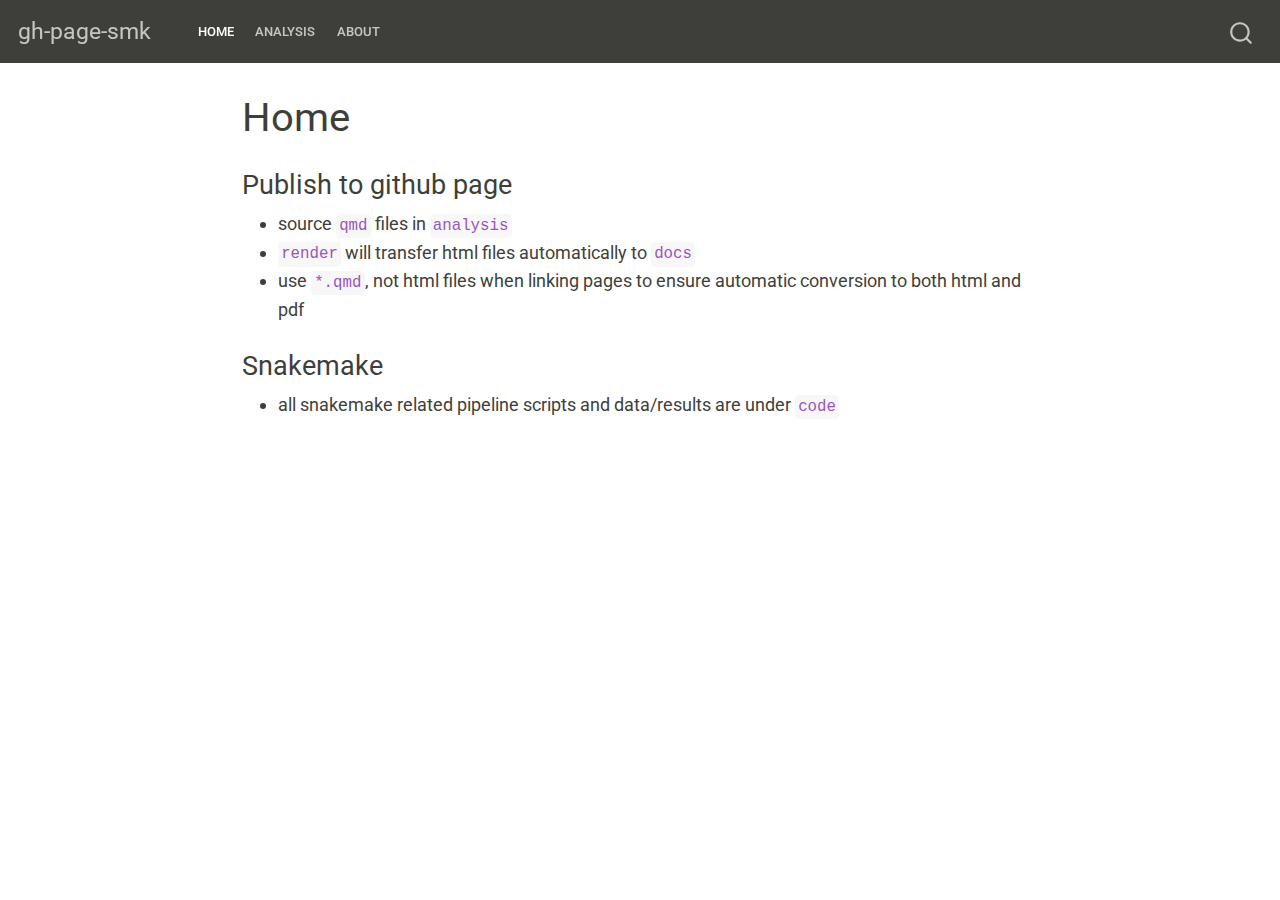
<file: docs/index.html>
<!DOCTYPE html>
<html xmlns="http://www.w3.org/1999/xhtml" lang="en" xml:lang="en"><head>

<meta charset="utf-8">
<meta name="generator" content="quarto-1.1.149">

<meta name="viewport" content="width=device-width, initial-scale=1.0, user-scalable=yes">


<title>gh-page-smk - Home</title>
<style>
code{white-space: pre-wrap;}
span.smallcaps{font-variant: small-caps;}
div.columns{display: flex; gap: min(4vw, 1.5em);}
div.column{flex: auto; overflow-x: auto;}
div.hanging-indent{margin-left: 1.5em; text-indent: -1.5em;}
ul.task-list{list-style: none;}
ul.task-list li input[type="checkbox"] {
  width: 0.8em;
  margin: 0 0.8em 0.2em -1.6em;
  vertical-align: middle;
}
</style>


<script src="site_libs/quarto-nav/quarto-nav.js"></script>
<script src="site_libs/quarto-nav/headroom.min.js"></script>
<script src="site_libs/clipboard/clipboard.min.js"></script>
<script src="site_libs/quarto-search/autocomplete.umd.js"></script>
<script src="site_libs/quarto-search/fuse.min.js"></script>
<script src="site_libs/quarto-search/quarto-search.js"></script>
<meta name="quarto:offset" content="./">
<script src="site_libs/quarto-html/quarto.js"></script>
<script src="site_libs/quarto-html/popper.min.js"></script>
<script src="site_libs/quarto-html/tippy.umd.min.js"></script>
<script src="site_libs/quarto-html/anchor.min.js"></script>
<link href="site_libs/quarto-html/tippy.css" rel="stylesheet">
<link href="site_libs/quarto-html/quarto-syntax-highlighting.css" rel="stylesheet" id="quarto-text-highlighting-styles">
<script src="site_libs/bootstrap/bootstrap.min.js"></script>
<link href="site_libs/bootstrap/bootstrap-icons.css" rel="stylesheet">
<link href="site_libs/bootstrap/bootstrap.min.css" rel="stylesheet" id="quarto-bootstrap" data-mode="light">
<script id="quarto-search-options" type="application/json">{
  "location": "navbar",
  "copy-button": false,
  "collapse-after": 3,
  "panel-placement": "end",
  "type": "overlay",
  "limit": 20,
  "language": {
    "search-no-results-text": "No results",
    "search-matching-documents-text": "matching documents",
    "search-copy-link-title": "Copy link to search",
    "search-hide-matches-text": "Hide additional matches",
    "search-more-match-text": "more match in this document",
    "search-more-matches-text": "more matches in this document",
    "search-clear-button-title": "Clear",
    "search-detached-cancel-button-title": "Cancel",
    "search-submit-button-title": "Submit"
  }
}</script>


<link rel="stylesheet" href="styles.css">
</head>

<body class="nav-fixed fullcontent">

<div id="quarto-search-results"></div>
  <header id="quarto-header" class="headroom fixed-top">
    <nav class="navbar navbar-expand-lg navbar-dark ">
      <div class="navbar-container container-fluid">
      <div class="navbar-brand-container">
    <a class="navbar-brand" href="./index.html">
    <span class="navbar-title">gh-page-smk</span>
    </a>
  </div>
          <button class="navbar-toggler" type="button" data-bs-toggle="collapse" data-bs-target="#navbarCollapse" aria-controls="navbarCollapse" aria-expanded="false" aria-label="Toggle navigation" onclick="if (window.quartoToggleHeadroom) { window.quartoToggleHeadroom(); }">
  <span class="navbar-toggler-icon"></span>
</button>
          <div class="collapse navbar-collapse" id="navbarCollapse">
            <ul class="navbar-nav navbar-nav-scroll me-auto">
  <li class="nav-item">
    <a class="nav-link active" href="./index.html" aria-current="page">Home</a>
  </li>  
  <li class="nav-item">
    <a class="nav-link" href="./analysis/index.html">Analysis</a>
  </li>  
  <li class="nav-item">
    <a class="nav-link" href="./about.html">About</a>
  </li>  
</ul>
              <div id="quarto-search" class="" title="Search"></div>
          </div> <!-- /navcollapse -->
      </div> <!-- /container-fluid -->
    </nav>
</header>
<!-- content -->
<div id="quarto-content" class="quarto-container page-columns page-rows-contents page-layout-article page-navbar">
<!-- sidebar -->
<!-- margin-sidebar -->
    
<!-- main -->
<main class="content" id="quarto-document-content">

<header id="title-block-header" class="quarto-title-block default">
<div class="quarto-title">
<h1 class="title">Home</h1>
</div>



<div class="quarto-title-meta">

    
    
  </div>
  

</header>

<section id="publish-to-github-page" class="level3">
<h3 class="anchored" data-anchor-id="publish-to-github-page">Publish to github page</h3>
<ul>
<li>source <code>qmd</code> files in <code>analysis</code></li>
<li><code>render</code> will transfer html files automatically to <code>docs</code></li>
<li>use <code>*.qmd</code>, not html files when linking pages to ensure automatic conversion to both html and pdf</li>
</ul>
</section>
<section id="snakemake" class="level3">
<h3 class="anchored" data-anchor-id="snakemake">Snakemake</h3>
<ul>
<li>all snakemake related pipeline scripts and data/results are under <code>code</code></li>
</ul>


</section>

</main> <!-- /main -->
<script id="quarto-html-after-body" type="application/javascript">
window.document.addEventListener("DOMContentLoaded", function (event) {
  const toggleBodyColorMode = (bsSheetEl) => {
    const mode = bsSheetEl.getAttribute("data-mode");
    const bodyEl = window.document.querySelector("body");
    if (mode === "dark") {
      bodyEl.classList.add("quarto-dark");
      bodyEl.classList.remove("quarto-light");
    } else {
      bodyEl.classList.add("quarto-light");
      bodyEl.classList.remove("quarto-dark");
    }
  }
  const toggleBodyColorPrimary = () => {
    const bsSheetEl = window.document.querySelector("link#quarto-bootstrap");
    if (bsSheetEl) {
      toggleBodyColorMode(bsSheetEl);
    }
  }
  toggleBodyColorPrimary();  
  const icon = "";
  const anchorJS = new window.AnchorJS();
  anchorJS.options = {
    placement: 'right',
    icon: icon
  };
  anchorJS.add('.anchored');
  const clipboard = new window.ClipboardJS('.code-copy-button', {
    target: function(trigger) {
      return trigger.previousElementSibling;
    }
  });
  clipboard.on('success', function(e) {
    // button target
    const button = e.trigger;
    // don't keep focus
    button.blur();
    // flash "checked"
    button.classList.add('code-copy-button-checked');
    var currentTitle = button.getAttribute("title");
    button.setAttribute("title", "Copied!");
    setTimeout(function() {
      button.setAttribute("title", currentTitle);
      button.classList.remove('code-copy-button-checked');
    }, 1000);
    // clear code selection
    e.clearSelection();
  });
  function tippyHover(el, contentFn) {
    const config = {
      allowHTML: true,
      content: contentFn,
      maxWidth: 500,
      delay: 100,
      arrow: false,
      appendTo: function(el) {
          return el.parentElement;
      },
      interactive: true,
      interactiveBorder: 10,
      theme: 'quarto',
      placement: 'bottom-start'
    };
    window.tippy(el, config); 
  }
  const noterefs = window.document.querySelectorAll('a[role="doc-noteref"]');
  for (var i=0; i<noterefs.length; i++) {
    const ref = noterefs[i];
    tippyHover(ref, function() {
      // use id or data attribute instead here
      let href = ref.getAttribute('data-footnote-href') || ref.getAttribute('href');
      try { href = new URL(href).hash; } catch {}
      const id = href.replace(/^#\/?/, "");
      const note = window.document.getElementById(id);
      return note.innerHTML;
    });
  }
  var bibliorefs = window.document.querySelectorAll('a[role="doc-biblioref"]');
  for (var i=0; i<bibliorefs.length; i++) {
    const ref = bibliorefs[i];
    const cites = ref.parentNode.getAttribute('data-cites').split(' ');
    tippyHover(ref, function() {
      var popup = window.document.createElement('div');
      cites.forEach(function(cite) {
        var citeDiv = window.document.createElement('div');
        citeDiv.classList.add('hanging-indent');
        citeDiv.classList.add('csl-entry');
        var biblioDiv = window.document.getElementById('ref-' + cite);
        if (biblioDiv) {
          citeDiv.innerHTML = biblioDiv.innerHTML;
        }
        popup.appendChild(citeDiv);
      });
      return popup.innerHTML;
    });
  }
});
</script>
</div> <!-- /content -->



</body></html>
</file>
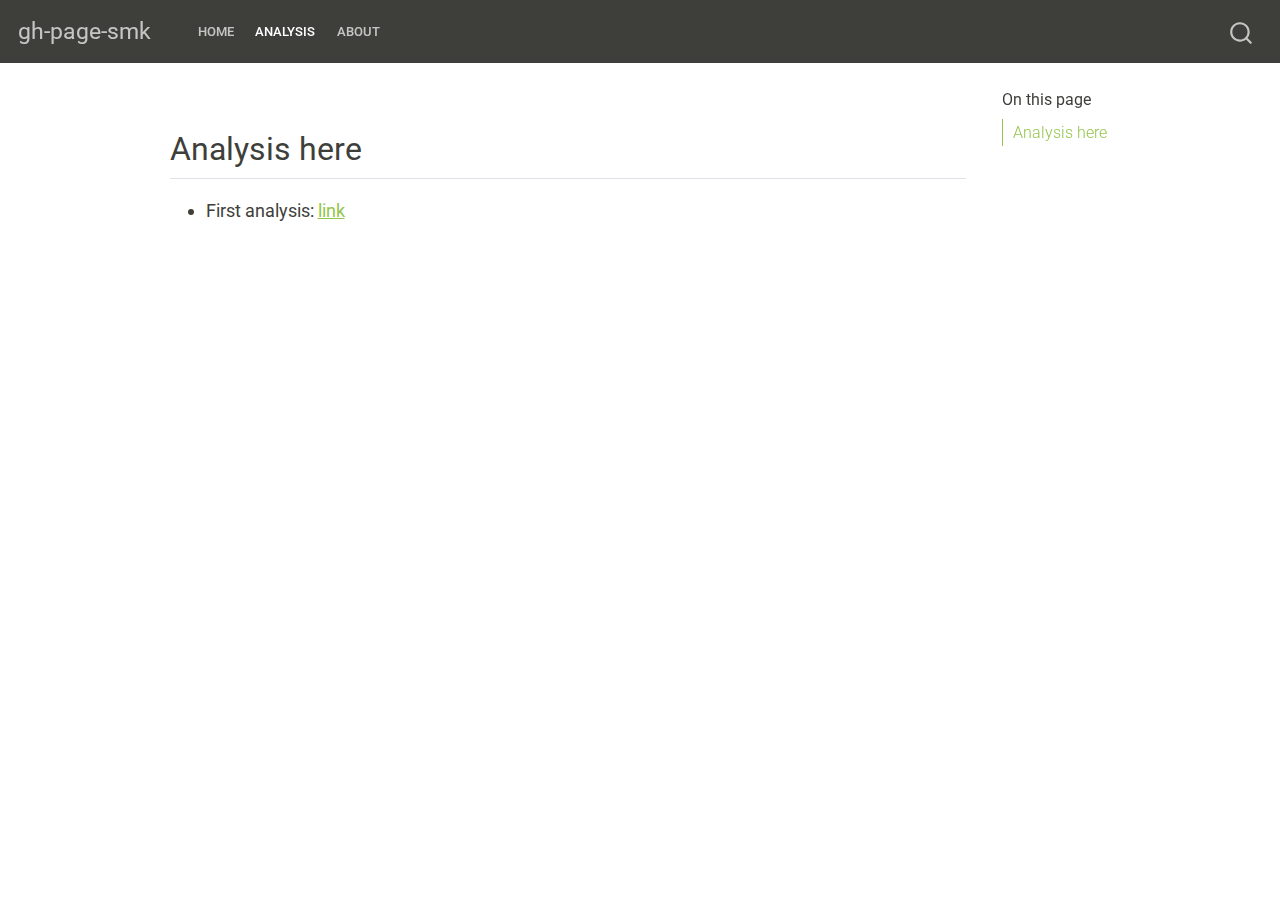
<file: docs/analysis/index.html>
<!DOCTYPE html>
<html xmlns="http://www.w3.org/1999/xhtml" lang="en" xml:lang="en"><head>

<meta charset="utf-8">
<meta name="generator" content="quarto-1.1.149">

<meta name="viewport" content="width=device-width, initial-scale=1.0, user-scalable=yes">

<meta name="author" content="Chao Dai">

<title>gh-page-smk – index</title>
<style>
code{white-space: pre-wrap;}
span.smallcaps{font-variant: small-caps;}
div.columns{display: flex; gap: min(4vw, 1.5em);}
div.column{flex: auto; overflow-x: auto;}
div.hanging-indent{margin-left: 1.5em; text-indent: -1.5em;}
ul.task-list{list-style: none;}
ul.task-list li input[type="checkbox"] {
  width: 0.8em;
  margin: 0 0.8em 0.2em -1.6em;
  vertical-align: middle;
}
</style>


<script src="../site_libs/quarto-nav/quarto-nav.js"></script>
<script src="../site_libs/quarto-nav/headroom.min.js"></script>
<script src="../site_libs/clipboard/clipboard.min.js"></script>
<script src="../site_libs/quarto-search/autocomplete.umd.js"></script>
<script src="../site_libs/quarto-search/fuse.min.js"></script>
<script src="../site_libs/quarto-search/quarto-search.js"></script>
<meta name="quarto:offset" content="../">
<script src="../site_libs/quarto-html/quarto.js"></script>
<script src="../site_libs/quarto-html/popper.min.js"></script>
<script src="../site_libs/quarto-html/tippy.umd.min.js"></script>
<script src="../site_libs/quarto-html/anchor.min.js"></script>
<link href="../site_libs/quarto-html/tippy.css" rel="stylesheet">
<link href="../site_libs/quarto-html/quarto-syntax-highlighting.css" rel="stylesheet" id="quarto-text-highlighting-styles">
<script src="../site_libs/bootstrap/bootstrap.min.js"></script>
<link href="../site_libs/bootstrap/bootstrap-icons.css" rel="stylesheet">
<link href="../site_libs/bootstrap/bootstrap.min.css" rel="stylesheet" id="quarto-bootstrap" data-mode="light">
<script id="quarto-search-options" type="application/json">{
  "location": "navbar",
  "copy-button": false,
  "collapse-after": 3,
  "panel-placement": "end",
  "type": "overlay",
  "limit": 20,
  "language": {
    "search-no-results-text": "No results",
    "search-matching-documents-text": "matching documents",
    "search-copy-link-title": "Copy link to search",
    "search-hide-matches-text": "Hide additional matches",
    "search-more-match-text": "more match in this document",
    "search-more-matches-text": "more matches in this document",
    "search-clear-button-title": "Clear",
    "search-detached-cancel-button-title": "Cancel",
    "search-submit-button-title": "Submit"
  }
}</script>


<link rel="stylesheet" href="../styles.css">
</head>

<body class="nav-fixed">

<div id="quarto-search-results"></div>
  <header id="quarto-header" class="headroom fixed-top">
    <nav class="navbar navbar-expand-lg navbar-dark ">
      <div class="navbar-container container-fluid">
      <div class="navbar-brand-container">
    <a class="navbar-brand" href="../index.html">
    <span class="navbar-title">gh-page-smk</span>
    </a>
  </div>
          <button class="navbar-toggler" type="button" data-bs-toggle="collapse" data-bs-target="#navbarCollapse" aria-controls="navbarCollapse" aria-expanded="false" aria-label="Toggle navigation" onclick="if (window.quartoToggleHeadroom) { window.quartoToggleHeadroom(); }">
  <span class="navbar-toggler-icon"></span>
</button>
          <div class="collapse navbar-collapse" id="navbarCollapse">
            <ul class="navbar-nav navbar-nav-scroll me-auto">
  <li class="nav-item">
    <a class="nav-link" href="../index.html">Home</a>
  </li>  
  <li class="nav-item">
    <a class="nav-link active" href="../analysis/index.html" aria-current="page">Analysis</a>
  </li>  
  <li class="nav-item">
    <a class="nav-link" href="../about.html">About</a>
  </li>  
</ul>
              <div id="quarto-search" class="" title="Search"></div>
          </div> <!-- /navcollapse -->
      </div> <!-- /container-fluid -->
    </nav>
</header>
<!-- content -->
<div id="quarto-content" class="quarto-container page-columns page-rows-contents page-layout-article page-navbar">
<!-- sidebar -->
<!-- margin-sidebar -->
    <div id="quarto-margin-sidebar" class="sidebar margin-sidebar">
        <nav id="TOC" role="doc-toc" class="toc-active">
    <h2 id="toc-title">On this page</h2>
   
  <ul>
  <li><a href="#analysis-here" id="toc-analysis-here" class="nav-link active" data-scroll-target="#analysis-here">Analysis here</a></li>
  </ul>
</nav>
    </div>
<!-- main -->
<main class="content" id="quarto-document-content">



<section id="analysis-here" class="level2">
<h2 class="anchored" data-anchor-id="analysis-here">Analysis here</h2>
<ul>
<li>First analysis: <a href="../analysis/analysis1.html">link</a></li>
</ul>


</section>

</main> <!-- /main -->
<script id="quarto-html-after-body" type="application/javascript">
window.document.addEventListener("DOMContentLoaded", function (event) {
  const toggleBodyColorMode = (bsSheetEl) => {
    const mode = bsSheetEl.getAttribute("data-mode");
    const bodyEl = window.document.querySelector("body");
    if (mode === "dark") {
      bodyEl.classList.add("quarto-dark");
      bodyEl.classList.remove("quarto-light");
    } else {
      bodyEl.classList.add("quarto-light");
      bodyEl.classList.remove("quarto-dark");
    }
  }
  const toggleBodyColorPrimary = () => {
    const bsSheetEl = window.document.querySelector("link#quarto-bootstrap");
    if (bsSheetEl) {
      toggleBodyColorMode(bsSheetEl);
    }
  }
  toggleBodyColorPrimary();  
  const icon = "";
  const anchorJS = new window.AnchorJS();
  anchorJS.options = {
    placement: 'right',
    icon: icon
  };
  anchorJS.add('.anchored');
  const clipboard = new window.ClipboardJS('.code-copy-button', {
    target: function(trigger) {
      return trigger.previousElementSibling;
    }
  });
  clipboard.on('success', function(e) {
    // button target
    const button = e.trigger;
    // don't keep focus
    button.blur();
    // flash "checked"
    button.classList.add('code-copy-button-checked');
    var currentTitle = button.getAttribute("title");
    button.setAttribute("title", "Copied!");
    setTimeout(function() {
      button.setAttribute("title", currentTitle);
      button.classList.remove('code-copy-button-checked');
    }, 1000);
    // clear code selection
    e.clearSelection();
  });
  function tippyHover(el, contentFn) {
    const config = {
      allowHTML: true,
      content: contentFn,
      maxWidth: 500,
      delay: 100,
      arrow: false,
      appendTo: function(el) {
          return el.parentElement;
      },
      interactive: true,
      interactiveBorder: 10,
      theme: 'quarto',
      placement: 'bottom-start'
    };
    window.tippy(el, config); 
  }
  const noterefs = window.document.querySelectorAll('a[role="doc-noteref"]');
  for (var i=0; i<noterefs.length; i++) {
    const ref = noterefs[i];
    tippyHover(ref, function() {
      // use id or data attribute instead here
      let href = ref.getAttribute('data-footnote-href') || ref.getAttribute('href');
      try { href = new URL(href).hash; } catch {}
      const id = href.replace(/^#\/?/, "");
      const note = window.document.getElementById(id);
      return note.innerHTML;
    });
  }
  var bibliorefs = window.document.querySelectorAll('a[role="doc-biblioref"]');
  for (var i=0; i<bibliorefs.length; i++) {
    const ref = bibliorefs[i];
    const cites = ref.parentNode.getAttribute('data-cites').split(' ');
    tippyHover(ref, function() {
      var popup = window.document.createElement('div');
      cites.forEach(function(cite) {
        var citeDiv = window.document.createElement('div');
        citeDiv.classList.add('hanging-indent');
        citeDiv.classList.add('csl-entry');
        var biblioDiv = window.document.getElementById('ref-' + cite);
        if (biblioDiv) {
          citeDiv.innerHTML = biblioDiv.innerHTML;
        }
        popup.appendChild(citeDiv);
      });
      return popup.innerHTML;
    });
  }
});
</script>
</div> <!-- /content -->



</body></html>
</file>
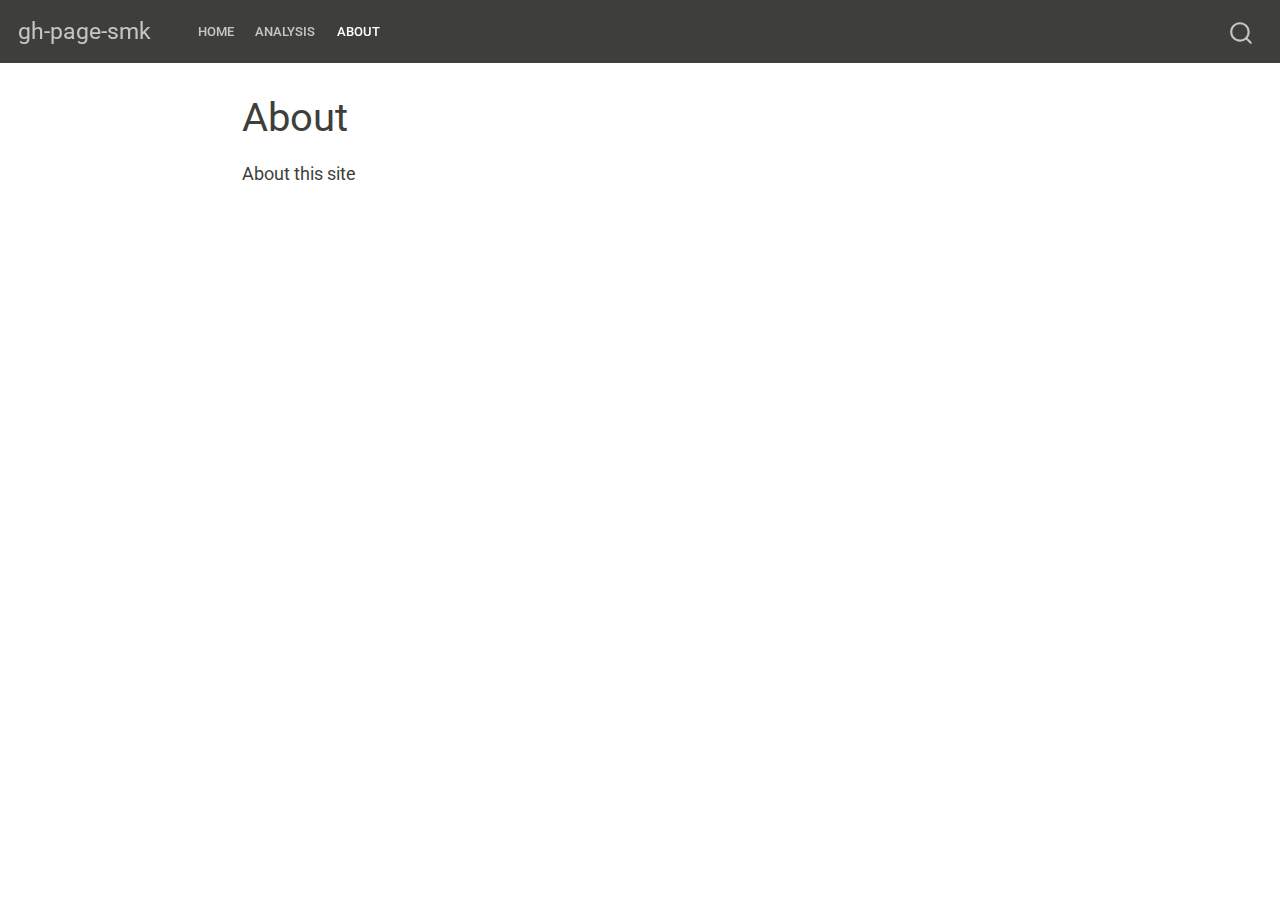
<file: docs/about.html>
<!DOCTYPE html>
<html xmlns="http://www.w3.org/1999/xhtml" lang="en" xml:lang="en"><head>

<meta charset="utf-8">
<meta name="generator" content="quarto-1.1.149">

<meta name="viewport" content="width=device-width, initial-scale=1.0, user-scalable=yes">


<title>gh-page-smk - About</title>
<style>
code{white-space: pre-wrap;}
span.smallcaps{font-variant: small-caps;}
div.columns{display: flex; gap: min(4vw, 1.5em);}
div.column{flex: auto; overflow-x: auto;}
div.hanging-indent{margin-left: 1.5em; text-indent: -1.5em;}
ul.task-list{list-style: none;}
ul.task-list li input[type="checkbox"] {
  width: 0.8em;
  margin: 0 0.8em 0.2em -1.6em;
  vertical-align: middle;
}
</style>


<script src="site_libs/quarto-nav/quarto-nav.js"></script>
<script src="site_libs/quarto-nav/headroom.min.js"></script>
<script src="site_libs/clipboard/clipboard.min.js"></script>
<script src="site_libs/quarto-search/autocomplete.umd.js"></script>
<script src="site_libs/quarto-search/fuse.min.js"></script>
<script src="site_libs/quarto-search/quarto-search.js"></script>
<meta name="quarto:offset" content="./">
<script src="site_libs/quarto-html/quarto.js"></script>
<script src="site_libs/quarto-html/popper.min.js"></script>
<script src="site_libs/quarto-html/tippy.umd.min.js"></script>
<script src="site_libs/quarto-html/anchor.min.js"></script>
<link href="site_libs/quarto-html/tippy.css" rel="stylesheet">
<link href="site_libs/quarto-html/quarto-syntax-highlighting.css" rel="stylesheet" id="quarto-text-highlighting-styles">
<script src="site_libs/bootstrap/bootstrap.min.js"></script>
<link href="site_libs/bootstrap/bootstrap-icons.css" rel="stylesheet">
<link href="site_libs/bootstrap/bootstrap.min.css" rel="stylesheet" id="quarto-bootstrap" data-mode="light">
<script id="quarto-search-options" type="application/json">{
  "location": "navbar",
  "copy-button": false,
  "collapse-after": 3,
  "panel-placement": "end",
  "type": "overlay",
  "limit": 20,
  "language": {
    "search-no-results-text": "No results",
    "search-matching-documents-text": "matching documents",
    "search-copy-link-title": "Copy link to search",
    "search-hide-matches-text": "Hide additional matches",
    "search-more-match-text": "more match in this document",
    "search-more-matches-text": "more matches in this document",
    "search-clear-button-title": "Clear",
    "search-detached-cancel-button-title": "Cancel",
    "search-submit-button-title": "Submit"
  }
}</script>


<link rel="stylesheet" href="styles.css">
</head>

<body class="nav-fixed fullcontent">

<div id="quarto-search-results"></div>
  <header id="quarto-header" class="headroom fixed-top">
    <nav class="navbar navbar-expand-lg navbar-dark ">
      <div class="navbar-container container-fluid">
      <div class="navbar-brand-container">
    <a class="navbar-brand" href="./index.html">
    <span class="navbar-title">gh-page-smk</span>
    </a>
  </div>
          <button class="navbar-toggler" type="button" data-bs-toggle="collapse" data-bs-target="#navbarCollapse" aria-controls="navbarCollapse" aria-expanded="false" aria-label="Toggle navigation" onclick="if (window.quartoToggleHeadroom) { window.quartoToggleHeadroom(); }">
  <span class="navbar-toggler-icon"></span>
</button>
          <div class="collapse navbar-collapse" id="navbarCollapse">
            <ul class="navbar-nav navbar-nav-scroll me-auto">
  <li class="nav-item">
    <a class="nav-link" href="./index.html">Home</a>
  </li>  
  <li class="nav-item">
    <a class="nav-link" href="./analysis/index.html">Analysis</a>
  </li>  
  <li class="nav-item">
    <a class="nav-link active" href="./about.html" aria-current="page">About</a>
  </li>  
</ul>
              <div id="quarto-search" class="" title="Search"></div>
          </div> <!-- /navcollapse -->
      </div> <!-- /container-fluid -->
    </nav>
</header>
<!-- content -->
<div id="quarto-content" class="quarto-container page-columns page-rows-contents page-layout-article page-navbar">
<!-- sidebar -->
<!-- margin-sidebar -->
    
<!-- main -->
<main class="content" id="quarto-document-content">

<header id="title-block-header" class="quarto-title-block default">
<div class="quarto-title">
<h1 class="title">About</h1>
</div>



<div class="quarto-title-meta">

    
    
  </div>
  

</header>

<p>About this site</p>



</main> <!-- /main -->
<script id="quarto-html-after-body" type="application/javascript">
window.document.addEventListener("DOMContentLoaded", function (event) {
  const toggleBodyColorMode = (bsSheetEl) => {
    const mode = bsSheetEl.getAttribute("data-mode");
    const bodyEl = window.document.querySelector("body");
    if (mode === "dark") {
      bodyEl.classList.add("quarto-dark");
      bodyEl.classList.remove("quarto-light");
    } else {
      bodyEl.classList.add("quarto-light");
      bodyEl.classList.remove("quarto-dark");
    }
  }
  const toggleBodyColorPrimary = () => {
    const bsSheetEl = window.document.querySelector("link#quarto-bootstrap");
    if (bsSheetEl) {
      toggleBodyColorMode(bsSheetEl);
    }
  }
  toggleBodyColorPrimary();  
  const icon = "";
  const anchorJS = new window.AnchorJS();
  anchorJS.options = {
    placement: 'right',
    icon: icon
  };
  anchorJS.add('.anchored');
  const clipboard = new window.ClipboardJS('.code-copy-button', {
    target: function(trigger) {
      return trigger.previousElementSibling;
    }
  });
  clipboard.on('success', function(e) {
    // button target
    const button = e.trigger;
    // don't keep focus
    button.blur();
    // flash "checked"
    button.classList.add('code-copy-button-checked');
    var currentTitle = button.getAttribute("title");
    button.setAttribute("title", "Copied!");
    setTimeout(function() {
      button.setAttribute("title", currentTitle);
      button.classList.remove('code-copy-button-checked');
    }, 1000);
    // clear code selection
    e.clearSelection();
  });
  function tippyHover(el, contentFn) {
    const config = {
      allowHTML: true,
      content: contentFn,
      maxWidth: 500,
      delay: 100,
      arrow: false,
      appendTo: function(el) {
          return el.parentElement;
      },
      interactive: true,
      interactiveBorder: 10,
      theme: 'quarto',
      placement: 'bottom-start'
    };
    window.tippy(el, config); 
  }
  const noterefs = window.document.querySelectorAll('a[role="doc-noteref"]');
  for (var i=0; i<noterefs.length; i++) {
    const ref = noterefs[i];
    tippyHover(ref, function() {
      // use id or data attribute instead here
      let href = ref.getAttribute('data-footnote-href') || ref.getAttribute('href');
      try { href = new URL(href).hash; } catch {}
      const id = href.replace(/^#\/?/, "");
      const note = window.document.getElementById(id);
      return note.innerHTML;
    });
  }
  var bibliorefs = window.document.querySelectorAll('a[role="doc-biblioref"]');
  for (var i=0; i<bibliorefs.length; i++) {
    const ref = bibliorefs[i];
    const cites = ref.parentNode.getAttribute('data-cites').split(' ');
    tippyHover(ref, function() {
      var popup = window.document.createElement('div');
      cites.forEach(function(cite) {
        var citeDiv = window.document.createElement('div');
        citeDiv.classList.add('hanging-indent');
        citeDiv.classList.add('csl-entry');
        var biblioDiv = window.document.getElementById('ref-' + cite);
        if (biblioDiv) {
          citeDiv.innerHTML = biblioDiv.innerHTML;
        }
        popup.appendChild(citeDiv);
      });
      return popup.innerHTML;
    });
  }
});
</script>
</div> <!-- /content -->



</body></html>
</file>
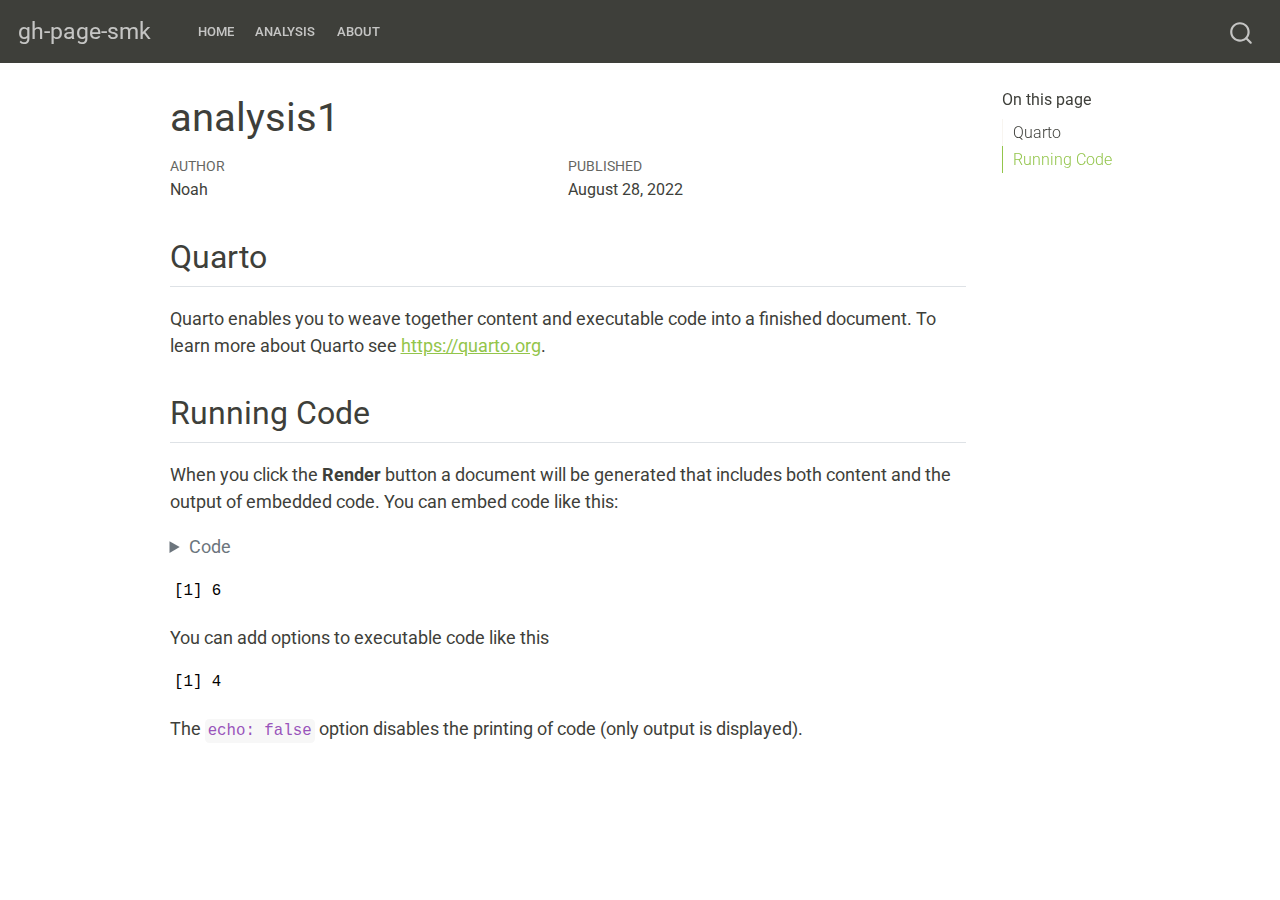
<file: docs/analysis/analysis1.html>
<!DOCTYPE html>
<html xmlns="http://www.w3.org/1999/xhtml" lang="en" xml:lang="en"><head>

<meta charset="utf-8">
<meta name="generator" content="quarto-1.1.149">

<meta name="viewport" content="width=device-width, initial-scale=1.0, user-scalable=yes">

<meta name="author" content="Noah">
<meta name="dcterms.date" content="2022-08-28">

<title>gh-page-smk - analysis1</title>
<style>
code{white-space: pre-wrap;}
span.smallcaps{font-variant: small-caps;}
div.columns{display: flex; gap: min(4vw, 1.5em);}
div.column{flex: auto; overflow-x: auto;}
div.hanging-indent{margin-left: 1.5em; text-indent: -1.5em;}
ul.task-list{list-style: none;}
ul.task-list li input[type="checkbox"] {
  width: 0.8em;
  margin: 0 0.8em 0.2em -1.6em;
  vertical-align: middle;
}
pre > code.sourceCode { white-space: pre; position: relative; }
pre > code.sourceCode > span { display: inline-block; line-height: 1.25; }
pre > code.sourceCode > span:empty { height: 1.2em; }
.sourceCode { overflow: visible; }
code.sourceCode > span { color: inherit; text-decoration: inherit; }
div.sourceCode { margin: 1em 0; }
pre.sourceCode { margin: 0; }
@media screen {
div.sourceCode { overflow: auto; }
}
@media print {
pre > code.sourceCode { white-space: pre-wrap; }
pre > code.sourceCode > span { text-indent: -5em; padding-left: 5em; }
}
pre.numberSource code
  { counter-reset: source-line 0; }
pre.numberSource code > span
  { position: relative; left: -4em; counter-increment: source-line; }
pre.numberSource code > span > a:first-child::before
  { content: counter(source-line);
    position: relative; left: -1em; text-align: right; vertical-align: baseline;
    border: none; display: inline-block;
    -webkit-touch-callout: none; -webkit-user-select: none;
    -khtml-user-select: none; -moz-user-select: none;
    -ms-user-select: none; user-select: none;
    padding: 0 4px; width: 4em;
    color: #aaaaaa;
  }
pre.numberSource { margin-left: 3em; border-left: 1px solid #aaaaaa;  padding-left: 4px; }
div.sourceCode
  {   }
@media screen {
pre > code.sourceCode > span > a:first-child::before { text-decoration: underline; }
}
code span.al { color: #ff0000; font-weight: bold; } /* Alert */
code span.an { color: #60a0b0; font-weight: bold; font-style: italic; } /* Annotation */
code span.at { color: #7d9029; } /* Attribute */
code span.bn { color: #40a070; } /* BaseN */
code span.bu { color: #008000; } /* BuiltIn */
code span.cf { color: #007020; font-weight: bold; } /* ControlFlow */
code span.ch { color: #4070a0; } /* Char */
code span.cn { color: #880000; } /* Constant */
code span.co { color: #60a0b0; font-style: italic; } /* Comment */
code span.cv { color: #60a0b0; font-weight: bold; font-style: italic; } /* CommentVar */
code span.do { color: #ba2121; font-style: italic; } /* Documentation */
code span.dt { color: #902000; } /* DataType */
code span.dv { color: #40a070; } /* DecVal */
code span.er { color: #ff0000; font-weight: bold; } /* Error */
code span.ex { } /* Extension */
code span.fl { color: #40a070; } /* Float */
code span.fu { color: #06287e; } /* Function */
code span.im { color: #008000; font-weight: bold; } /* Import */
code span.in { color: #60a0b0; font-weight: bold; font-style: italic; } /* Information */
code span.kw { color: #007020; font-weight: bold; } /* Keyword */
code span.op { color: #666666; } /* Operator */
code span.ot { color: #007020; } /* Other */
code span.pp { color: #bc7a00; } /* Preprocessor */
code span.sc { color: #4070a0; } /* SpecialChar */
code span.ss { color: #bb6688; } /* SpecialString */
code span.st { color: #4070a0; } /* String */
code span.va { color: #19177c; } /* Variable */
code span.vs { color: #4070a0; } /* VerbatimString */
code span.wa { color: #60a0b0; font-weight: bold; font-style: italic; } /* Warning */
</style>


<script src="../site_libs/quarto-nav/quarto-nav.js"></script>
<script src="../site_libs/quarto-nav/headroom.min.js"></script>
<script src="../site_libs/clipboard/clipboard.min.js"></script>
<script src="../site_libs/quarto-search/autocomplete.umd.js"></script>
<script src="../site_libs/quarto-search/fuse.min.js"></script>
<script src="../site_libs/quarto-search/quarto-search.js"></script>
<meta name="quarto:offset" content="../">
<script src="../site_libs/quarto-html/quarto.js"></script>
<script src="../site_libs/quarto-html/popper.min.js"></script>
<script src="../site_libs/quarto-html/tippy.umd.min.js"></script>
<script src="../site_libs/quarto-html/anchor.min.js"></script>
<link href="../site_libs/quarto-html/tippy.css" rel="stylesheet">
<link href="../site_libs/quarto-html/quarto-syntax-highlighting.css" rel="stylesheet" id="quarto-text-highlighting-styles">
<script src="../site_libs/bootstrap/bootstrap.min.js"></script>
<link href="../site_libs/bootstrap/bootstrap-icons.css" rel="stylesheet">
<link href="../site_libs/bootstrap/bootstrap.min.css" rel="stylesheet" id="quarto-bootstrap" data-mode="light">
<script id="quarto-search-options" type="application/json">{
  "location": "navbar",
  "copy-button": false,
  "collapse-after": 3,
  "panel-placement": "end",
  "type": "overlay",
  "limit": 20,
  "language": {
    "search-no-results-text": "No results",
    "search-matching-documents-text": "matching documents",
    "search-copy-link-title": "Copy link to search",
    "search-hide-matches-text": "Hide additional matches",
    "search-more-match-text": "more match in this document",
    "search-more-matches-text": "more matches in this document",
    "search-clear-button-title": "Clear",
    "search-detached-cancel-button-title": "Cancel",
    "search-submit-button-title": "Submit"
  }
}</script>


<link rel="stylesheet" href="../styles.css">
</head>

<body class="nav-fixed">

<div id="quarto-search-results"></div>
  <header id="quarto-header" class="headroom fixed-top">
    <nav class="navbar navbar-expand-lg navbar-dark ">
      <div class="navbar-container container-fluid">
      <div class="navbar-brand-container">
    <a class="navbar-brand" href="../index.html">
    <span class="navbar-title">gh-page-smk</span>
    </a>
  </div>
          <button class="navbar-toggler" type="button" data-bs-toggle="collapse" data-bs-target="#navbarCollapse" aria-controls="navbarCollapse" aria-expanded="false" aria-label="Toggle navigation" onclick="if (window.quartoToggleHeadroom) { window.quartoToggleHeadroom(); }">
  <span class="navbar-toggler-icon"></span>
</button>
          <div class="collapse navbar-collapse" id="navbarCollapse">
            <ul class="navbar-nav navbar-nav-scroll me-auto">
  <li class="nav-item">
    <a class="nav-link" href="../index.html">Home</a>
  </li>  
  <li class="nav-item">
    <a class="nav-link" href="../analysis/index.html">Analysis</a>
  </li>  
  <li class="nav-item">
    <a class="nav-link" href="../about.html">About</a>
  </li>  
</ul>
              <div id="quarto-search" class="" title="Search"></div>
          </div> <!-- /navcollapse -->
      </div> <!-- /container-fluid -->
    </nav>
</header>
<!-- content -->
<div id="quarto-content" class="quarto-container page-columns page-rows-contents page-layout-article page-navbar">
<!-- sidebar -->
<!-- margin-sidebar -->
    <div id="quarto-margin-sidebar" class="sidebar margin-sidebar">
        <nav id="TOC" role="doc-toc" class="toc-active">
    <h2 id="toc-title">On this page</h2>
   
  <ul>
  <li><a href="#quarto" id="toc-quarto" class="nav-link active" data-scroll-target="#quarto">Quarto</a></li>
  <li><a href="#running-code" id="toc-running-code" class="nav-link" data-scroll-target="#running-code">Running Code</a></li>
  </ul>
</nav>
    </div>
<!-- main -->
<main class="content" id="quarto-document-content">

<header id="title-block-header" class="quarto-title-block default">
<div class="quarto-title">
<h1 class="title">analysis1</h1>
</div>



<div class="quarto-title-meta">

    <div>
    <div class="quarto-title-meta-heading">Author</div>
    <div class="quarto-title-meta-contents">
             <p>Noah </p>
          </div>
  </div>
    
    <div>
    <div class="quarto-title-meta-heading">Published</div>
    <div class="quarto-title-meta-contents">
      <p class="date">August 28, 2022</p>
    </div>
  </div>
    
  </div>
  

</header>

<section id="quarto" class="level2">
<h2 class="anchored" data-anchor-id="quarto">Quarto</h2>
<p>Quarto enables you to weave together content and executable code into a finished document. To learn more about Quarto see <a href="https://quarto.org" class="uri">https://quarto.org</a>.</p>
</section>
<section id="running-code" class="level2">
<h2 class="anchored" data-anchor-id="running-code">Running Code</h2>
<p>When you click the <strong>Render</strong> button a document will be generated that includes both content and the output of embedded code. You can embed code like this:</p>
<div class="cell">
<details>
<summary>Code</summary>
<div class="sourceCode cell-code" id="cb1"><pre class="sourceCode r code-with-copy"><code class="sourceCode r"><span id="cb1-1"><a href="#cb1-1" aria-hidden="true" tabindex="-1"></a><span class="dv">1</span> <span class="sc">+</span> <span class="dv">5</span></span></code><button title="Copy to Clipboard" class="code-copy-button"><i class="bi"></i></button></pre></div>
</details>
<div class="cell-output cell-output-stdout">
<pre><code>[1] 6</code></pre>
</div>
</div>
<p>You can add options to executable code like this</p>
<div class="cell">
<div class="cell-output cell-output-stdout">
<pre><code>[1] 4</code></pre>
</div>
</div>
<p>The <code>echo: false</code> option disables the printing of code (only output is displayed).</p>


</section>

</main> <!-- /main -->
<script id="quarto-html-after-body" type="application/javascript">
window.document.addEventListener("DOMContentLoaded", function (event) {
  const toggleBodyColorMode = (bsSheetEl) => {
    const mode = bsSheetEl.getAttribute("data-mode");
    const bodyEl = window.document.querySelector("body");
    if (mode === "dark") {
      bodyEl.classList.add("quarto-dark");
      bodyEl.classList.remove("quarto-light");
    } else {
      bodyEl.classList.add("quarto-light");
      bodyEl.classList.remove("quarto-dark");
    }
  }
  const toggleBodyColorPrimary = () => {
    const bsSheetEl = window.document.querySelector("link#quarto-bootstrap");
    if (bsSheetEl) {
      toggleBodyColorMode(bsSheetEl);
    }
  }
  toggleBodyColorPrimary();  
  const icon = "";
  const anchorJS = new window.AnchorJS();
  anchorJS.options = {
    placement: 'right',
    icon: icon
  };
  anchorJS.add('.anchored');
  const clipboard = new window.ClipboardJS('.code-copy-button', {
    target: function(trigger) {
      return trigger.previousElementSibling;
    }
  });
  clipboard.on('success', function(e) {
    // button target
    const button = e.trigger;
    // don't keep focus
    button.blur();
    // flash "checked"
    button.classList.add('code-copy-button-checked');
    var currentTitle = button.getAttribute("title");
    button.setAttribute("title", "Copied!");
    setTimeout(function() {
      button.setAttribute("title", currentTitle);
      button.classList.remove('code-copy-button-checked');
    }, 1000);
    // clear code selection
    e.clearSelection();
  });
  function tippyHover(el, contentFn) {
    const config = {
      allowHTML: true,
      content: contentFn,
      maxWidth: 500,
      delay: 100,
      arrow: false,
      appendTo: function(el) {
          return el.parentElement;
      },
      interactive: true,
      interactiveBorder: 10,
      theme: 'quarto',
      placement: 'bottom-start'
    };
    window.tippy(el, config); 
  }
  const noterefs = window.document.querySelectorAll('a[role="doc-noteref"]');
  for (var i=0; i<noterefs.length; i++) {
    const ref = noterefs[i];
    tippyHover(ref, function() {
      // use id or data attribute instead here
      let href = ref.getAttribute('data-footnote-href') || ref.getAttribute('href');
      try { href = new URL(href).hash; } catch {}
      const id = href.replace(/^#\/?/, "");
      const note = window.document.getElementById(id);
      return note.innerHTML;
    });
  }
  var bibliorefs = window.document.querySelectorAll('a[role="doc-biblioref"]');
  for (var i=0; i<bibliorefs.length; i++) {
    const ref = bibliorefs[i];
    const cites = ref.parentNode.getAttribute('data-cites').split(' ');
    tippyHover(ref, function() {
      var popup = window.document.createElement('div');
      cites.forEach(function(cite) {
        var citeDiv = window.document.createElement('div');
        citeDiv.classList.add('hanging-indent');
        citeDiv.classList.add('csl-entry');
        var biblioDiv = window.document.getElementById('ref-' + cite);
        if (biblioDiv) {
          citeDiv.innerHTML = biblioDiv.innerHTML;
        }
        popup.appendChild(citeDiv);
      });
      return popup.innerHTML;
    });
  }
});
</script>
</div> <!-- /content -->



</body></html>
</file>
<file: docs/site_libs/quarto-html/tippy.css>
.tippy-box[data-animation=fade][data-state=hidden]{opacity:0}[data-tippy-root]{max-width:calc(100vw - 10px)}.tippy-box{position:relative;background-color:#333;color:#fff;border-radius:4px;font-size:14px;line-height:1.4;white-space:normal;outline:0;transition-property:transform,visibility,opacity}.tippy-box[data-placement^=top]>.tippy-arrow{bottom:0}.tippy-box[data-placement^=top]>.tippy-arrow:before{bottom:-7px;left:0;border-width:8px 8px 0;border-top-color:initial;transform-origin:center top}.tippy-box[data-placement^=bottom]>.tippy-arrow{top:0}.tippy-box[data-placement^=bottom]>.tippy-arrow:before{top:-7px;left:0;border-width:0 8px 8px;border-bottom-color:initial;transform-origin:center bottom}.tippy-box[data-placement^=left]>.tippy-arrow{right:0}.tippy-box[data-placement^=left]>.tippy-arrow:before{border-width:8px 0 8px 8px;border-left-color:initial;right:-7px;transform-origin:center left}.tippy-box[data-placement^=right]>.tippy-arrow{left:0}.tippy-box[data-placement^=right]>.tippy-arrow:before{left:-7px;border-width:8px 8px 8px 0;border-right-color:initial;transform-origin:center right}.tippy-box[data-inertia][data-state=visible]{transition-timing-function:cubic-bezier(.54,1.5,.38,1.11)}.tippy-arrow{width:16px;height:16px;color:#333}.tippy-arrow:before{content:"";position:absolute;border-color:transparent;border-style:solid}.tippy-content{position:relative;padding:5px 9px;z-index:1}
</file>
<file: docs/site_libs/quarto-html/quarto-syntax-highlighting.css>
/* quarto syntax highlight colors */
:root {
  --quarto-hl-ot-color: #003B4F;
  --quarto-hl-at-color: #657422;
  --quarto-hl-ss-color: #20794D;
  --quarto-hl-an-color: #5E5E5E;
  --quarto-hl-fu-color: #4758AB;
  --quarto-hl-st-color: #20794D;
  --quarto-hl-cf-color: #003B4F;
  --quarto-hl-op-color: #5E5E5E;
  --quarto-hl-er-color: #AD0000;
  --quarto-hl-bn-color: #AD0000;
  --quarto-hl-al-color: #AD0000;
  --quarto-hl-va-color: #111111;
  --quarto-hl-bu-color: inherit;
  --quarto-hl-ex-color: inherit;
  --quarto-hl-pp-color: #AD0000;
  --quarto-hl-in-color: #5E5E5E;
  --quarto-hl-vs-color: #20794D;
  --quarto-hl-wa-color: #5E5E5E;
  --quarto-hl-do-color: #5E5E5E;
  --quarto-hl-im-color: #00769E;
  --quarto-hl-ch-color: #20794D;
  --quarto-hl-dt-color: #AD0000;
  --quarto-hl-fl-color: #AD0000;
  --quarto-hl-co-color: #5E5E5E;
  --quarto-hl-cv-color: #5E5E5E;
  --quarto-hl-cn-color: #8f5902;
  --quarto-hl-sc-color: #5E5E5E;
  --quarto-hl-dv-color: #AD0000;
  --quarto-hl-kw-color: #003B4F;
}

/* other quarto variables */
:root {
  --quarto-font-monospace: SFMono-Regular, Menlo, Monaco, Consolas, "Liberation Mono", "Courier New", monospace;
}

pre > code.sourceCode > span {
  color: #003B4F;
}

code span {
  color: #003B4F;
}

code.sourceCode > span {
  color: #003B4F;
}

div.sourceCode,
div.sourceCode pre.sourceCode {
  color: #003B4F;
}

code span.ot {
  color: #003B4F;
}

code span.at {
  color: #657422;
}

code span.ss {
  color: #20794D;
}

code span.an {
  color: #5E5E5E;
}

code span.fu {
  color: #4758AB;
}

code span.st {
  color: #20794D;
}

code span.cf {
  color: #003B4F;
}

code span.op {
  color: #5E5E5E;
}

code span.er {
  color: #AD0000;
}

code span.bn {
  color: #AD0000;
}

code span.al {
  color: #AD0000;
}

code span.va {
  color: #111111;
}

code span.pp {
  color: #AD0000;
}

code span.in {
  color: #5E5E5E;
}

code span.vs {
  color: #20794D;
}

code span.wa {
  color: #5E5E5E;
  font-style: italic;
}

code span.do {
  color: #5E5E5E;
  font-style: italic;
}

code span.im {
  color: #00769E;
}

code span.ch {
  color: #20794D;
}

code span.dt {
  color: #AD0000;
}

code span.fl {
  color: #AD0000;
}

code span.co {
  color: #5E5E5E;
}

code span.cv {
  color: #5E5E5E;
  font-style: italic;
}

code span.cn {
  color: #8f5902;
}

code span.sc {
  color: #5E5E5E;
}

code span.dv {
  color: #AD0000;
}

code span.kw {
  color: #003B4F;
}

.prevent-inlining {
  content: "</";
}

/*# sourceMappingURL=debc5d5d77c3f9108843748ff7464032.css.map */
</file>
<file: docs/styles.css>
/* css styles */
</file>
